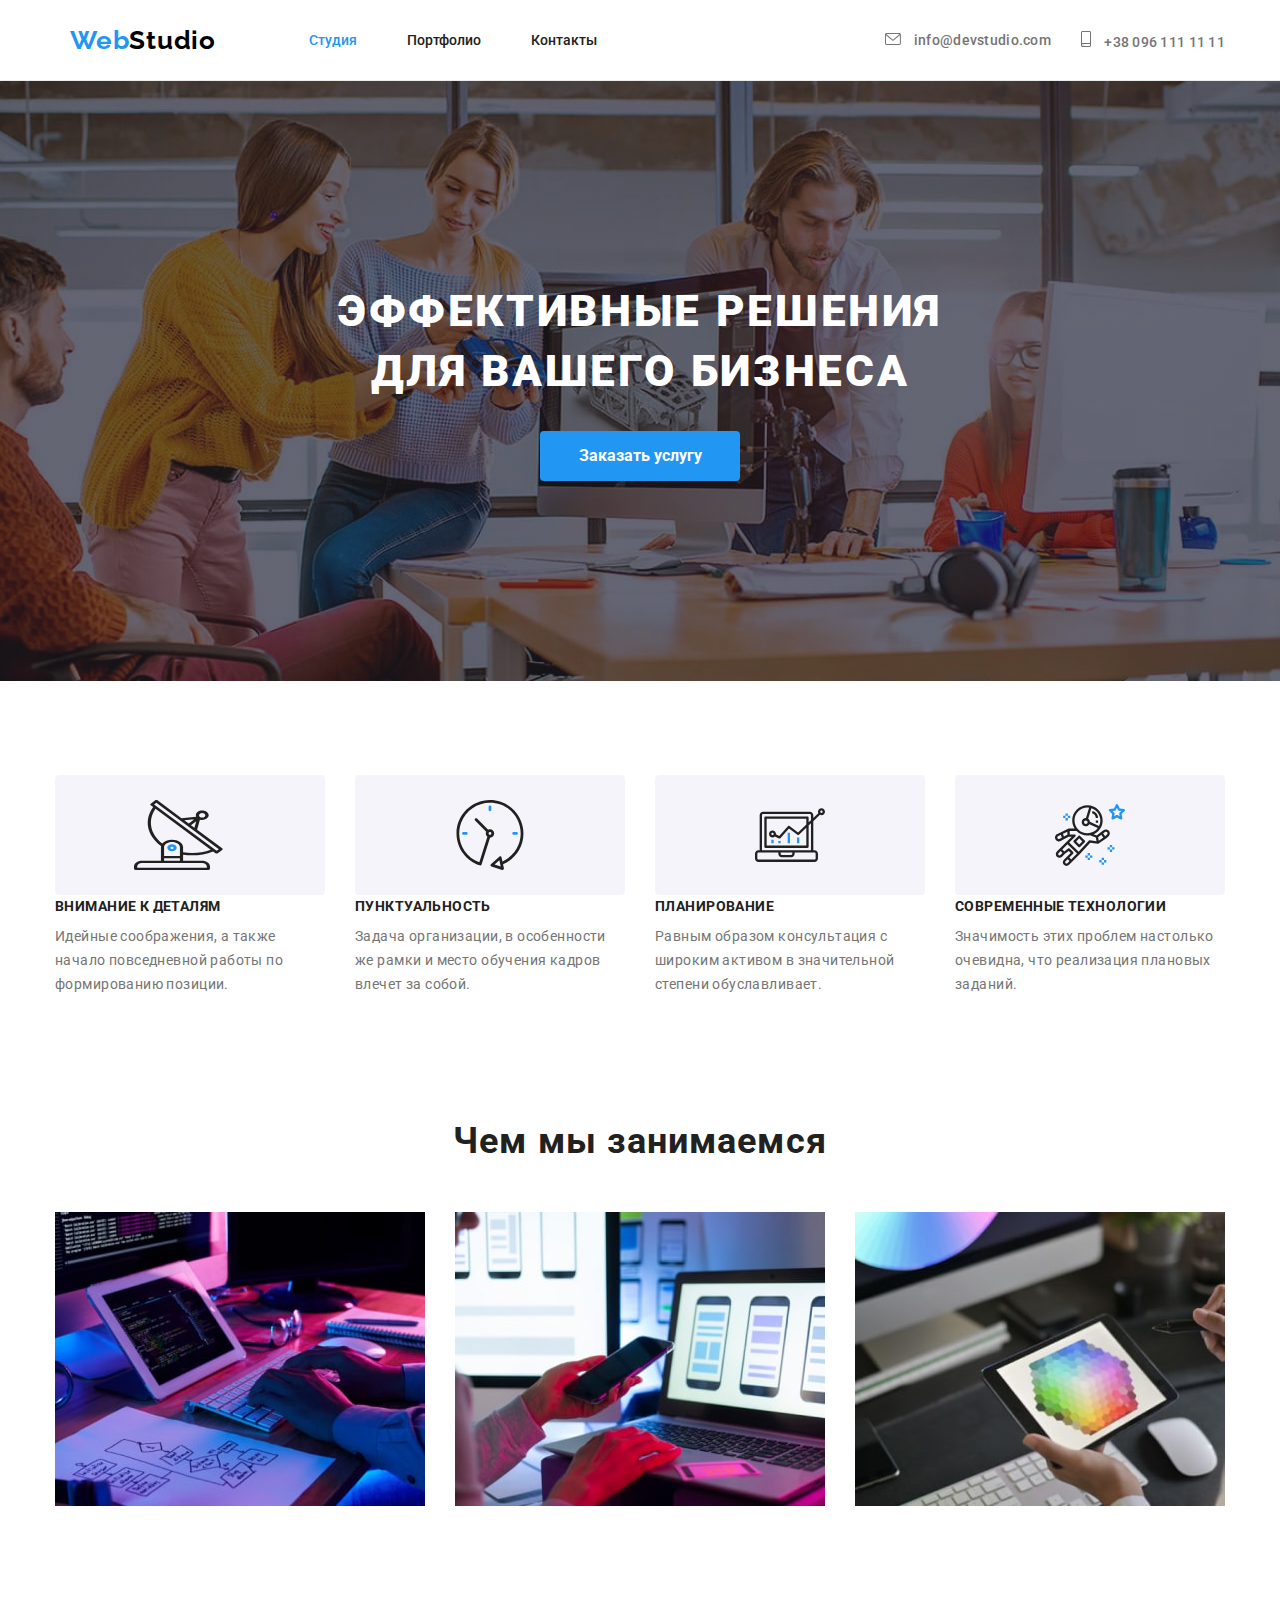
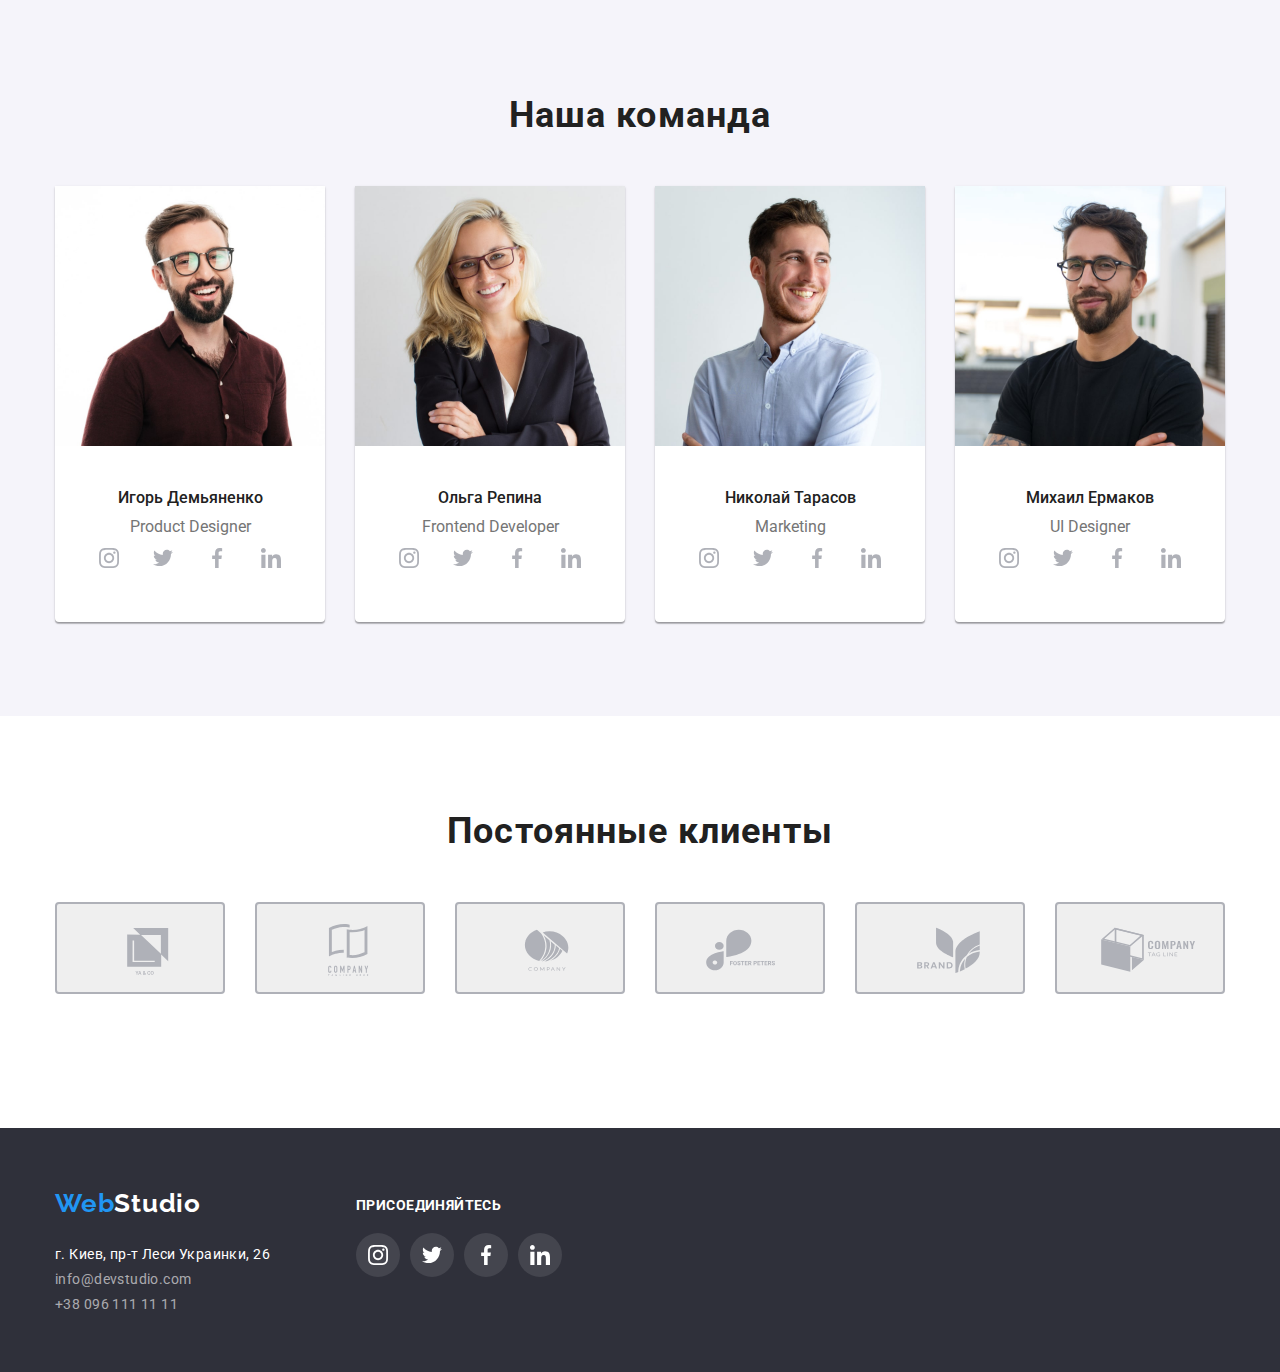
<file: index.html>
<!DOCTYPE html>
<html lang="ru">
  <head>
    <meta charset="UTF-8" />
    <meta http-equiv="X-UA-Compatible" content="IE=edge" />
    <meta name="viewport" content="width=device-width, initial-scale=1.0" />
    <title>Студия</title>
    <link rel="preconnect" href="https://fonts.googleapis.com" />
    <link rel="preconnect" href="https://fonts.gstatic.com" crossorigin />
    <link
      href="https://fonts.googleapis.com/css2?family=Raleway:wght@700&family=Roboto:wght@400;500;700;900&display=swap"
      rel="stylesheet"
    />
    <link
      rel="stylesheet"
      href="https://cdnjs.cloudflare.com/ajax/libs/modern-normalize/1.1.0/modern-normalize.min.css"
      integrity="sha512-wpPYUAdjBVSE4KJnH1VR1HeZfpl1ub8YT/NKx4PuQ5NmX2tKuGu6U/JRp5y+Y8XG2tV+wKQpNHVUX03MfMFn9Q=="
      crossorigin="anonymous"
      referrerpolicy="no-referrer"
    />
    <link rel="stylesheet" href="./css/styles.css" />
    <!--<object type="image/svg+xml" data=".image/icons_old.svg" >  </object> 
    <object type="image/svg+xml" data=".image/icons.svg" >  </object>  -->
  </head>
  <body>
    <!-- Main section -->
    <header class="heder">
      <div class="container">
        <div class="heder__flex">
          <a
            href="https://evolver1.github.io/goit-markup-hw-04/"
            rel="noopener, noindex, nofollow"
            class="logo"
            >Web<span class="logo__text">Studio</span></a
          >
          <nav class="navigait">
            <ul class="list navigation">
              <li class="navigation__li">
                <a
                  class="link navigation__link-ac"
                  href="./index.html"
                  rel="noopener, noindex, nofollow"
                  >Студия</a
                >
              </li>
              <li class="navigation__li">
                <a
                  class="link navigation__link"
                  href="./portfolio.html"
                  rel="noopener, noindex, nofollow"
                  >Портфолио</a
                >
              </li>
              <li class="navigation__li">
                <a class="link navigation__link" href="" rel="noopener, noindex, nofollow"
                  >Контакты</a
                >
              </li>
            </ul>
          </nav>
          <ul class="list adress">
            <li class="adress__li">
              <a class="link adress__link" href="mailto:info@devstudio.com">
                <svg class="adress__logo-m">
                  <use xlink:href="./images/icons.svg#icon-envelope"></use>
                </svg>
                info@devstudio.com</a
              >
            </li>
            <li class="adress__li">
              <a class="link adress__link" href="tel:+380961111111">
                <svg class="adress__logo-tel">
                  <use xlink:href="./images/icons.svg#icon-smartphone"></use>
                </svg>
                +38 096 111 11 11</a
              >
            </li>
          </ul>
        </div>
      </div>
    </header>
    <main>
      <section class="hero-ind">
        <div class="container">
          <h1 class="hero-ind__header">Эффективные решения для вашего бизнеса</h1>
          <button type="button" class="button hero-ind__button">Заказать услугу</button>
        </div>
      </section>

      <section class="aboutus">
        <div class="container">
          <h2 hidden class="aboutus__main-header">Скрыто</h2>
          <ul class="list aboutus__list">
            <li class="aboutus__li">
              <div>
                <svg class="aboutus__logo">
                  <use xlink:href="./images/icons.svg#icon-Group-1"></use>
                </svg>
              </div>
              <h3 class="aboutus__header">Внимание к деталям</h3>
              <p class="aboutus__txt">
                Идейные соображения, а также начало повседневной работы по формированию позиции.
              </p>
            </li>
            <li class="aboutus__li">
              <div>
                <svg class="aboutus__logo">
                  <use xlink:href="./images/icons.svg#icon-Group-2"></use>
                </svg>
              </div>
              <h3 class="aboutus__header">Пунктуальность</h3>
              <p class="aboutus__txt">
                Задача организации, в особенности же рамки и место обучения кадров влечет за собой.
              </p>
            </li>
            <li class="aboutus__li">
              <div>
                <svg class="aboutus__logo">
                  <use xlink:href="./images/icons.svg#icon-Group-3"></use>
                </svg>
              </div>
              <h3 class="aboutus__header">Планирование</h3>
              <p class="aboutus__txt">
                Равным образом консультация с широким активом в значительной степени обуславливает.
              </p>
            </li>
            <li class="aboutus__li">
              <div>
                <svg class="aboutus__logo">
                  <use xlink:href="./images/icons.svg#icon-Group-4"></use>
                </svg>
              </div>
              <h3 class="aboutus__header">Современные технологии</h3>
              <p class="aboutus__txt">
                Значимость этих проблем настолько очевидна, что реализация плановых заданий.
              </p>
            </li>
          </ul>
        </div>
      </section>
      <!--sentral section-->
      <section class="weare">
        <div class="container">
          <h2 class="weare__main-header">Чем мы занимаемся</h2>
          <ul class="list weare__list">
            <li class="weare__li">
              <img
                class="image"
                src="./images/box-1-min.jpg"
                alt="Разработка программного обеспечения"
                width="370"
                height="249"
              />
            </li>
            <li class="weare__li">
              <img
                class="image"
                src="./images/box-2-min.jpg"
                alt="Тестирование мобильного приложения"
                width="370"
                height="249"
              />
            </li>
            <li class="weare__li">
              <img
                class="image"
                src="./images/box-3-min.jpg"
                alt="Работа с палитрой"
                width="370"
                height="249"
              />
            </li>
          </ul>
        </div>
      </section>
      <section class="our-team">
        <div class="container">
          <h2 class="our-team__main-header">Наша команда</h2>
          <ul class="list our-team__list">
            <li class="our-team__li">
              <img src="./images/img_1-min.jpg" alt="Игорь Демьяненко" width="270" height="260" />
              <div class="social-links">
                <h3 class="our-team__header">Игорь Демьяненко</h3>
                <p lang="en" class="our-team__txt">Product Designer</p>
                <ul class="list social-links__Button-list">
                  <li class="social-links__Button-li">
                    <a class="link social-links__button" href="httt">
                      <svg class="social-links__logo">
                        <use xlink:href="./images/icons.svg#icon-ellipse-1"></use></svg
                    ></a>
                  </li>
                  <li class="social-links__Button-li">
                    <a class="link social-links__button" href="httt">
                      <svg class="social-links__logo">
                        <use xlink:href="./images/icons.svg#icon-ellipse-2"></use></svg
                    ></a>
                  </li>
                  <li class="social-links__Button-li">
                    <a class="link social-links__button" href="httt">
                      <svg class="social-links__logo">
                        <use xlink:href="./images/icons.svg#icon-ellipse-3"></use></svg
                    ></a>
                  </li>
                  <li class="social-links__Button-li">
                    <a class="link social-links__button" href="httt">
                      <svg class="social-links__logo">
                        <use xlink:href="./images/icons.svg#icon-ellipse-4"></use></svg
                    ></a>
                  </li>
                </ul>
              </div>
            </li>

            <li class="our-team__li">
              <img src="./images/img_2-min.jpg" alt="Ольга Репина" width="270" height="260" />
              <div class="social-links">
                <h3 class="our-team__header">Ольга Репина</h3>
                <p lang="en" class="our-team__txt">Frontend Developer</p>

                <ul class="list social-links__Button-list">
                  <li class="social-links__Button-li">
                    <button type="button" class="button social-links__button">
                      <svg class="social-links__logo">
                        <use xlink:href="./images/icons.svg#icon-ellipse-1"></use>
                      </svg>
                    </button>
                  </li>
                  <li class="social-links__Button-li">
                    <button type="button" class="button social-links__button">
                      <svg class="social-links__logo">
                        <use xlink:href="./images/icons.svg#icon-ellipse-2"></use>
                      </svg>
                    </button>
                  </li>
                  <li class="social-links__Button-li">
                    <button type="button" class="button social-links__button">
                      <svg class="social-links__logo">
                        <use xlink:href="./images/icons.svg#icon-ellipse-3"></use>
                      </svg>
                    </button>
                  </li>
                  <li class="social-links__Button-li">
                    <button type="button" class="button social-links__button">
                      <svg class="social-links__logo">
                        <use xlink:href="./images/icons.svg#icon-ellipse-4"></use>
                      </svg>
                    </button>
                  </li>
                </ul>
              </div>
            </li>

            <li class="our-team__li">
              <img src="./images/img_3-min.jpg" alt="Николай Тарасов" width="270" height="260" />
              <div class="social-links">
                <h3 class="our-team__header">Николай Тарасов</h3>
                <p lang="en" class="our-team__txt">Marketing</p>
                <ul class="list social-links__Button-list">
                  <li class="social-links__Button-li">
                    <button type="button" class="button social-links__button">
                      <svg class="social-links__logo">
                        <use xlink:href="./images/icons.svg#icon-ellipse-1"></use>
                      </svg>
                    </button>
                  </li>
                  <li class="social-links__Button-li">
                    <button type="button" class="button social-links__button">
                      <svg class="social-links__logo">
                        <use xlink:href="./images/icons.svg#icon-ellipse-2"></use>
                      </svg>
                    </button>
                  </li>
                  <li class="social-links__Button-li">
                    <button type="button" class="button social-links__button">
                      <svg class="social-links__logo">
                        <use xlink:href="./images/icons.svg#icon-ellipse-3"></use>
                      </svg>
                    </button>
                  </li>
                  <li class="social-links__Button-li">
                    <button type="button" class="button social-links__button">
                      <svg class="social-links__logo">
                        <use xlink:href="./images/icons.svg#icon-ellipse-4"></use>
                      </svg>
                    </button>
                  </li>
                </ul>
              </div>
            </li>

            <li class="our-team__li">
              <img src="./images/img_4-min.jpg" alt="Михаил Ермаков" width="270" height="260" />
              <div class="social-links">
                <h3 class="our-team__header">Михаил Ермаков</h3>
                <p lang="en" class="our-team__txt">UI Designer</p>
                <ul class="list social-links__Button-list">
                  <li class="social-links__Button-li">
                    <button type="button" class="button social-links__button">
                      <svg class="social-links__logo">
                        <use xlink:href="./images/icons.svg#icon-ellipse-1"></use>
                      </svg>
                    </button>
                  </li>
                  <li class="social-links__Button-li">
                    <button type="button" class="button social-links__button">
                      <svg class="social-links__logo">
                        <use xlink:href="./images/icons.svg#icon-ellipse-2"></use>
                      </svg>
                    </button>
                  </li>
                  <li class="social-links__Button-li">
                    <button type="button" class="button social-links__button">
                      <svg class="social-links__logo">
                        <use xlink:href="./images/icons.svg#icon-ellipse-3"></use>
                      </svg>
                    </button>
                  </li>
                  <li class="social-links__Button-li">
                    <button type="button" class="button social-links__button">
                      <svg class="social-links__logo">
                        <use xlink:href="./images/icons.svg#icon-ellipse-4"></use>
                      </svg>
                    </button>
                  </li>
                </ul>
              </div>
            </li>
          </ul>
        </div>
      </section>
      <section class="our-clents">
        <div class="container">
          <h2 class="our-clents__main-header">Постоянные клиенты</h2>
          <ul class="list our-clents__Button-list">
            <li class="our-clents__Button-li">
              <button type="button" class="button our-clents__button">
                <svg class="our-clents__logo">
                  <use xlink:href="./images/icons.svg#icon-Client-1"></use>
                </svg>
              </button>
            </li>
            <li class="our-clents__Button-li">
              <button type="button" class="button our-clents__button">
                <svg class="our-clents__logo">
                  <use xlink:href="./images/icons.svg#icon-Client-2"></use>
                </svg>
              </button>
            </li>
            <li class="our-clents__Button-li">
              <button type="button" class="button our-clents__button">
                <svg class="our-clents__logo">
                  <use xlink:href="./images/icons.svg#icon-Client-3"></use>
                </svg>
              </button>
            </li>
            <li class="our-clents__Button-li">
              <button type="button" class="button our-clents__button">
                <svg class="our-clents__logo">
                  <use xlink:href="./images/icons.svg#icon-Client-4"></use>
                </svg>
              </button>
            </li>
            <li class="our-clents__Button-li">
              <button type="button" class="button our-clents__button">
                <svg class="our-clents__logo">
                  <use xlink:href="./images/icons.svg#icon-Client-5"></use>
                </svg>
              </button>
            </li>
            <li class="our-clents__Button-li">
              <button type="button" class="button our-clents__button">
                <svg class="our-clents__logo">
                  <use xlink:href="./images/icons.svg#icon-Client-6"></use>
                </svg>
              </button>
            </li>
          </ul>
        </div>
      </section>
    </main>
    <footer class="futer-sec">
      <div class="container">
        <div class="futer-sec__cont">
          <div class="futer-sec__adr-cont">
            <a
              href="https://evolver1.github.io/goit-markup-hw-04/"
              rel="noopener, noindex, nofollow"
              class="logo-foot"
              >Web<span class="logo__text-footer">Studio</span></a
            >
            <address class="adr">
              <ul class="list adress-foot">
                <li class="adress-foot__li">
                  <a
                    class="link adress-foot__adr"
                    href="https://goo.gl/maps/tgrZYvGDTSjo1i289"
                    target="_blank"
                    rel="noopener, noindex, nofollow"
                    >г. Киев, пр-т Леси Украинки, 26
                  </a>
                </li>
                <li class="adress-foot__li">
                  <a class="link adress-foot__link" href="mailto:info@devstudio.com"
                    >info@devstudio.com</a
                  >
                </li>
                <li class="adress-foot__li">
                  <a class="link adress-foot__link" href="tel:+380961111111">+38 096 111 11 11</a>
                </li>
              </ul>
            </address>
          </div>

          <div class="social-links-foot">
            <h2 class="social-links-foot__header">присоединяйтесь</h2>
            <ul class="list social-links-foot__Button-list">
              <li class="social-links-foot__Button-li">
                <button type="button" class="button social-links-foot__button">
                  <svg class="social-links-foot__logo">
                    <use xlink:href="./images/icons.svg#icon-ellipse-1"></use>
                  </svg>
                </button>
              </li>
              <li class="social-links-foot__Button-li">
                <button type="button" class="button social-links-foot__button">
                  <svg class="social-links-foot__logo">
                    <use xlink:href="./images/icons.svg#icon-ellipse-2"></use>
                  </svg>
                </button>
              </li>
              <li class="social-links-foot__Button-li">
                <button type="button" class="button social-links-foot__button">
                  <svg class="social-links-foot__logo">
                    <use xlink:href="./images/icons.svg#icon-ellipse-3"></use>
                  </svg>
                </button>
              </li>
              <li class="social-links-foot__Button-li">
                <button type="button" class="button social-links-foot__button">
                  <svg class="social-links-foot__logo">
                    <use xlink:href="./images/icons.svg#icon-ellipse-4"></use>
                  </svg>
                </button>
              </li>
            </ul>
          </div>
        </div>
      </div>
    </footer>
  </body>
</html>
</file>
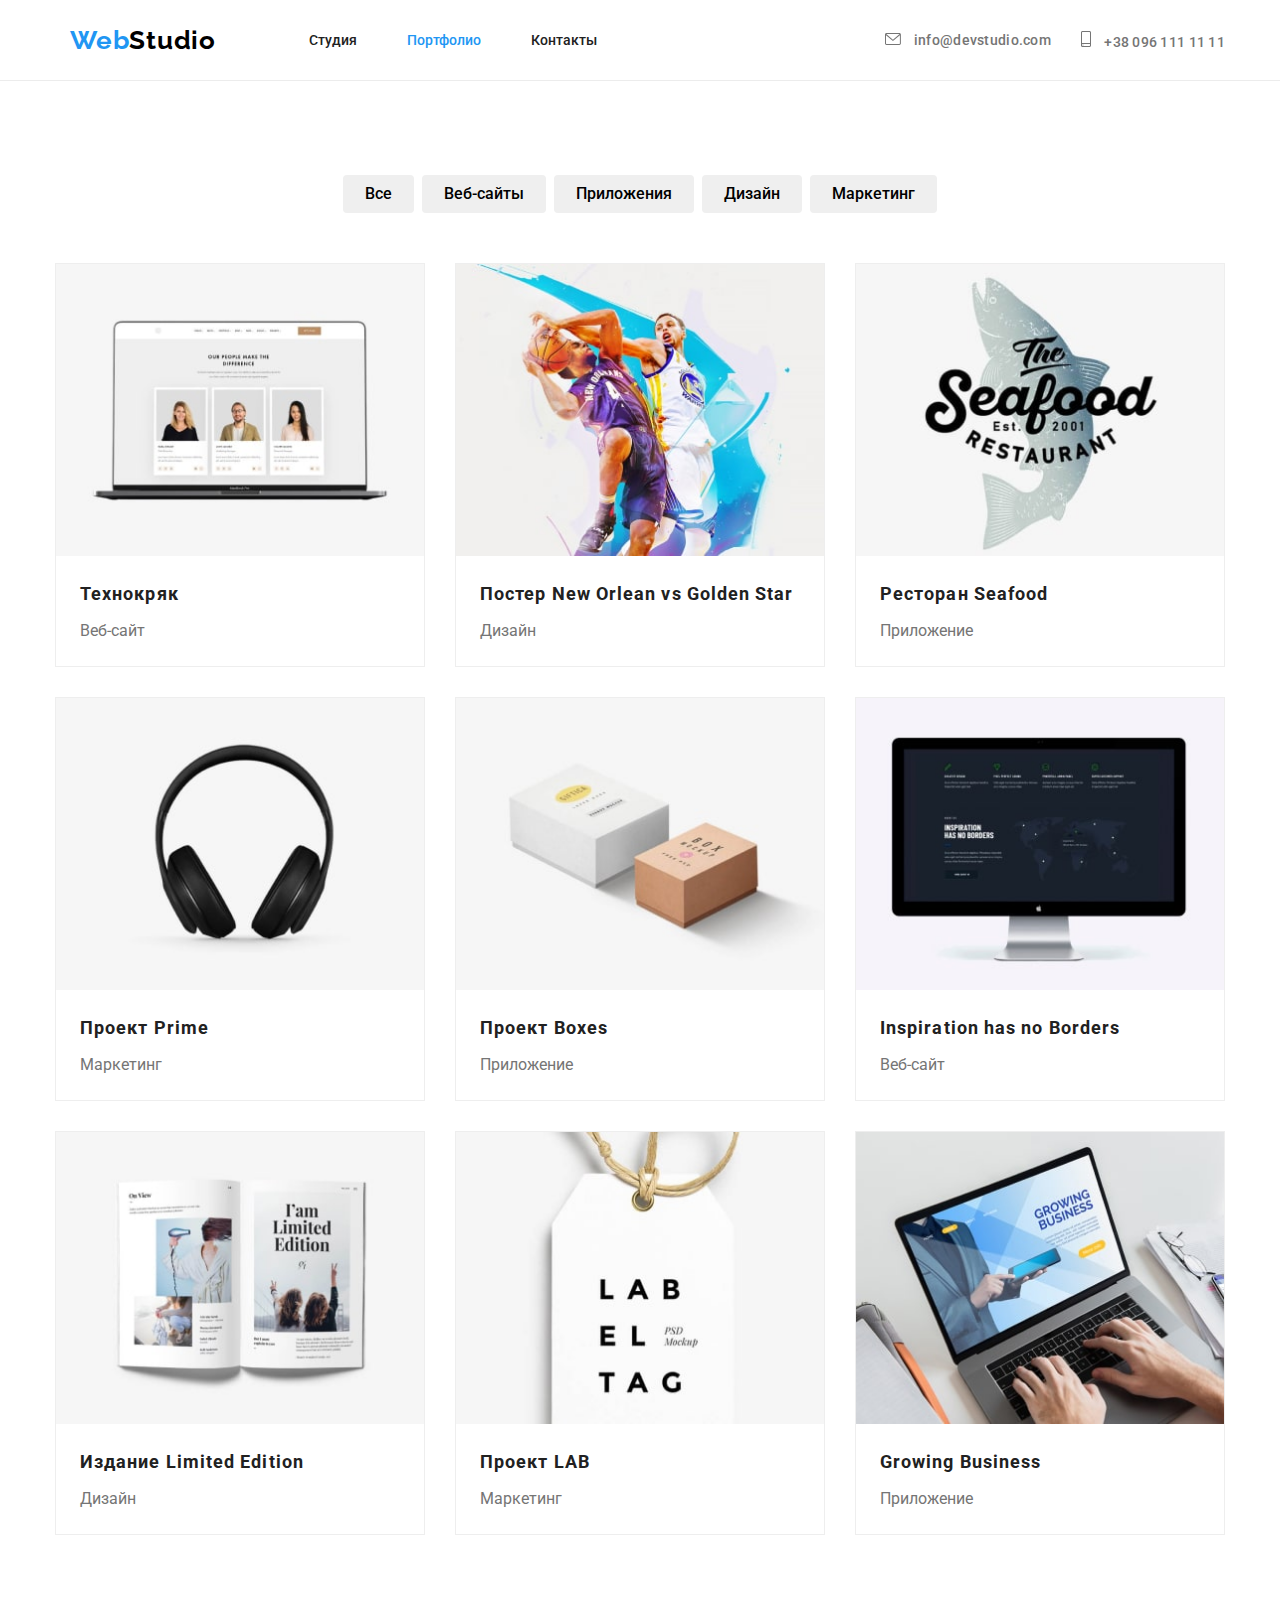
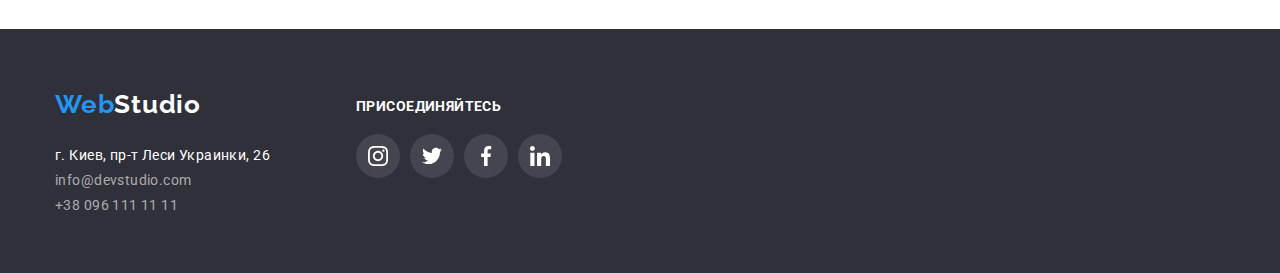
<file: portfolio.html>
<!DOCTYPE html>
<html lang="ru">
  <head>
    <meta charset="UTF-8" />
    <meta http-equiv="X-UA-Compatible" content="IE=edge" />
    <meta name="viewport" content="width=device-width, initial-scale=1.0" />
    <title>Портфолио</title>
    <link rel="preconnect" href="https://fonts.googleapis.com" />
    <link rel="preconnect" href="https://fonts.gstatic.com" crossorigin />
    <link
      href="https://fonts.googleapis.com/css2?family=Raleway:wght@700&family=Roboto:wght@400;500;700;900&display=swap"
      rel="stylesheet"
    />
    <link
      rel="stylesheet"
      href="https://cdnjs.cloudflare.com/ajax/libs/modern-normalize/1.1.0/modern-normalize.min.css"
      integrity="sha512-wpPYUAdjBVSE4KJnH1VR1HeZfpl1ub8YT/NKx4PuQ5NmX2tKuGu6U/JRp5y+Y8XG2tV+wKQpNHVUX03MfMFn9Q=="
      crossorigin="anonymous"
      referrerpolicy="no-referrer"
    />
    <link rel="stylesheet" href="./css/styles.css" />
  </head>
  <body>
    <header class="heder">
      <div class="container">
        <div class="heder__flex">
          <a
            href="https://evolver1.github.io/goit-markup-hw-04/"
            rel="noopener, noindex, nofollow"
            class="logo"
            >Web<span class="logo__text">Studio</span></a
          >
          <nav class="navigait">
            <ul class="list navigation">
              <li class="navigation__li">
                <a
                  class="link navigation__link"
                  href="./index.html"
                  rel="noopener, noindex, nofollow"
                  >Студия</a
                >
              </li>
              <li class="navigation__li">
                <a
                  class="link navigation__link-ac"
                  href="./portfolio.html"
                  rel="noopener, noindex, nofollow"
                  >Портфолио</a
                >
              </li>
              <li class="navigation__li">
                <a class="link navigation__link" href="" rel="noopener, noindex, nofollow"
                  >Контакты</a
                >
              </li>
            </ul>
          </nav>
          <ul class="list adress">
            <li class="adress__li">
              <a class="link adress__link" href="mailto:info@devstudio.com">
                <svg class="adress__logo-m">
                  <use xlink:href="./images/icons.svg#icon-envelope"></use>
                </svg>
                info@devstudio.com</a
              >
            </li>
            <li class="adress__li">
              <a class="link adress__link" href="tel:+380961111111">
                <svg class="adress__logo-tel">
                  <use xlink:href="./images/icons.svg#icon-smartphone"></use>
                </svg>
                +38 096 111 11 11</a
              >
            </li>
          </ul>
        </div>
      </div>
    </header>
    <main>
      <section class="our-progects">
        <div class="container">
          <h2 hidden>Скрыто</h2>
          <ul class="list our-progects__Button-list">
            <li class="our-progects__Button-li">
              <button type="button" class="button our-progects__button">Все</button>
            </li>
            <li class="our-progects__Button-li">
              <button type="button" class="button our-progects__button">Веб-сайты</button>
            </li>
            <li class="our-progects__Button-li">
              <button type="button" class="button our-progects__button">Приложения</button>
            </li>
            <li class="our-progects__Button-li">
              <button type="button" class="button our-progects__button">Дизайн</button>
            </li>
            <li class="our-progects__Button-li">
              <button type="button" class="button our-progects__button">Маркетинг</button>
            </li>
          </ul>
          <ul class="list our-progects__img-list">
            <li class="our-progects__img-li">
              <div class="our-progects__img">
                <img
                  class="image"
                  src="./images/img_01-min.jpg"
                  alt="Ноутбук с сайтом"
                  width="370"
                  height="249"
                />
              </div>
              <div class="our-progects__Card-cont">
                <h3 class="our-progects__header">Технокряк</h3>
                <p class="our-progects__txt">Веб-сайт</p>
              </div>
            </li>

            <li class="our-progects__img-li">
              <div class="our-progects__img">
                <img
                  class="image"
                  src="./images/img_02-min.jpg"
                  alt="Яркий постер"
                  width="370"
                  height="249"
                />
              </div>
              <div class="our-progects__Card-cont">
                <h3 class="our-progects__header">
                  Постер <span lang="en">New Orlean vs Golden Star</span>
                </h3>
                <p class="our-progects__txt">Дизайн</p>
              </div>
            </li>

            <li class="our-progects__img-li">
              <div class="our-progects__img">
                <img
                  class="image"
                  src="./images/img_03-min.jpg"
                  alt="Дизайн приложения"
                  width="370"
                  height="249"
                />
              </div>
              <div class="our-progects__Card-cont">
                <h3 class="our-progects__header">Ресторан <span lang="en">Seafood</span></h3>
                <p class="our-progects__txt">Приложение</p>
              </div>
            </li>

            <li class="our-progects__img-li">
              <div class="our-progects__img">
                <img
                  class="image"
                  src="./images/img_04-min.jpg"
                  alt="Студийные наушники"
                  width="370"
                  height="249"
                />
              </div>
              <div class="our-progects__Card-cont">
                <h3 class="our-progects__header">Проект <span lang="en">Prime</span></h3>
                <p class="our-progects__txt">Маркетинг</p>
              </div>
            </li>

            <li class="our-progects__img-li">
              <div class="our-progects__img">
                <img
                  class="image"
                  src="./images/img_05-min.jpg"
                  alt="Упаковка"
                  width="370"
                  height="249"
                />
              </div>
              <div class="our-progects__Card-cont">
                <h3 class="our-progects__header">Проект <span lang="en">Boxes</span></h3>
                <p class="our-progects__txt">Приложение</p>
              </div>
            </li>

            <li class="our-progects__img-li">
              <div class="our-progects__img">
                <img
                  class="image"
                  src="./images/img_06-min.jpg"
                  alt="Страница сайта"
                  width="370"
                  height="249"
                />
              </div>
              <div class="our-progects__Card-cont">
                <h3 lang="en" class="our-progects__header">Inspiration has no Borders</h3>
                <p class="our-progects__txt">Веб-сайт</p>
              </div>
            </li>

            <li class="our-progects__img-li">
              <div>
                <img
                  class="image"
                  src="./images/img_07-min.jpg"
                  alt="Иллюстрированная книга"
                  width="370"
                  height="249"
                />
              </div>
              <div class="our-progects__Card-cont">
                <h4 class="our-progects__header">Издание Limited Edition</h4>
                <p class="our-progects__txt">Дизайн</p>
              </div>
            </li>

            <li class="our-progects__img-li">
              <div class="our-progects__img">
                <img
                  class="image"
                  src="./images/img_08-min.jpg"
                  alt="Стильный ярлык"
                  width="370"
                  height="249"
                />
              </div>
              <div class="our-progects__Card-cont">
                <h4 class="our-progects__header">Проект LAB</h4>
                <p class="our-progects__txt">Маркетинг</p>
              </div>
            </li>

            <li class="our-progects__img-li">
              <div class="our-progects__img">
                <img
                  class="image"
                  src="./images/img_09-min.jpg"
                  alt="Создание приложения"
                  width="370"
                  height="249"
                />
              </div>
              <div class="our-progects__Card-cont">
                <h4 class="our-progects__header" lang="en">Growing Business</h4>
                <p class="our-progects__txt">Приложение</p>
              </div>
            </li>
          </ul>
        </div>
      </section>
    </main>
    <footer class="futer-sec">
      <div class="container">
        <div class="futer-sec__cont">
          <div class="futer-sec__adr-cont">
            <a
              href="https://evolver1.github.io/goit-markup-hw-04/"
              rel="noopener, noindex, nofollow"
              class="logo-foot"
              >Web<span class="logo__text-footer">Studio</span></a
            >
            <address class="adr">
              <ul class="list adress-foot">
                <li class="adress-foot__li">
                  <a
                    class="link adress-foot__adr"
                    href="https://goo.gl/maps/tgrZYvGDTSjo1i289"
                    target="_blank"
                    rel="noopener, noindex, nofollow"
                    >г. Киев, пр-т Леси Украинки, 26
                  </a>
                </li>
                <li class="adress-foot__li">
                  <a class="link adress-foot__link" href="mailto:info@devstudio.com"
                    >info@devstudio.com</a
                  >
                </li>
                <li class="adress-foot__li">
                  <a class="link adress-foot__link" href="tel:+380961111111">+38 096 111 11 11</a>
                </li>
              </ul>
            </address>
          </div>

          <div class="social-links-foot">
            <h2 class="social-links-foot__header">присоединяйтесь</h2>
            <ul class="list social-links-foot__Button-list">
              <li class="social-links-foot__Button-li">
                <button type="button" class="button social-links-foot__button">
                  <svg class="social-links-foot__logo">
                    <use xlink:href="./images/icons.svg#icon-ellipse-1"></use>
                  </svg>
                </button>
              </li>
              <li class="social-links-foot__Button-li">
                <button type="button" class="button social-links-foot__button">
                  <svg class="social-links-foot__logo">
                    <use xlink:href="./images/icons.svg#icon-ellipse-2"></use>
                  </svg>
                </button>
              </li>
              <li class="social-links-foot__Button-li">
                <button type="button" class="button social-links-foot__button">
                  <svg class="social-links-foot__logo">
                    <use xlink:href="./images/icons.svg#icon-ellipse-3"></use>
                  </svg>
                </button>
              </li>
              <li class="social-links-foot__Button-li">
                <button type="button" class="button social-links-foot__button">
                  <svg class="social-links-foot__logo">
                    <use xlink:href="./images/icons.svg#icon-ellipse-4"></use>
                  </svg>
                </button>
              </li>
            </ul>
          </div>
        </div>
      </div>
    </footer>
  </body>
</html>
</file>
<file: css/styles.css>
:root {
  --nav-links-color: #212121;
  --contact-links-color: #757575;
  --focus-color: #2196f3;
  --button-txt-focus-col: #ffffff;
  --logo-color: #000000;
  --hero-backgr: #2f303a;
  --our-team-backgr: #f5f4fa;
  --footr-link: rgba(255, 255, 255, 0.6);
  --button-hiro-focus: #188ce8;
  --border-line: #ececec;
  --ico-color: #afb1b8;
  --social-links-foot_color: rgba(255, 255, 255, 0.1);
  --card-border: #eeeeee;
}
html {
  box-sizing: border-box;
}
*,
*::before,
*::after {
  box-sizing: inherit;
}

Body {
  font-family: 'Roboto', sans-serif;
  color: var(--contact-links-color);
  font-size: 14px;
  font-weight: 400;
  margin: 0;
}
/* background-color: var(--button-txt-focus-col); */

h1 {
  margin: 0px 0px 0px 0px;
}
h2 {
  margin: 0px 0px 0px 0px;
}
h3 {
  margin: 0px 0px 0px 0px;
}
h4 {
  margin: 0px 0px 0px 0px;
}
p {
  margin: 0px 0px 0px 0px;
}

section {
  margin: 0px 0px 0px 0px;
}

.container {
  width: 1200px;
  margin: 0 auto;
  padding-left: 15px;
  padding-right: 15px;
}

.link {
  text-decoration: none;
}

.list {
  list-style-type: none;
  padding: 0;
  margin: 0;
}

.image {
  display: block;
  max-width: 100%;
  height: auto;
}

.button {
  cursor: pointer;
  font-family: 'Roboto';
  border: none;
  text-decoration: none;
  display: inline-block;
  font-style: normal;
  font-size: 16px;
  text-align: center;
  border-radius: 4px;
}

.heder {
  border-bottom: 1px solid var(--border-line);
}

.heder__flex {
  display: flex;
  align-items: center;
}

.heder__flex:last-child {
  margin-left: auto;
}

.adress {
  display: flex;
  flex-direction: row;
  align-items: center;
  text-decoration: none;
  font-style: normal;
  margin-left: auto;
  text-align: center;
}

.adress__li:last-child {
  margin-left: 30px;
}

.adress__link {
  color: var(--contact-links-color);
  font-weight: 500;
  letter-spacing: 0.02em;
  align-items: center;
}

.adress__logo-m {
  width: 16px;
  height: 12px;
  fill: currentcolor;
  margin-right: 10px;
}

.adress__logo-tel {
  width: 10px;
  height: 16px;
  fill: currentcolor;
  margin-right: 10px;
}

.adress__link:hover,
.adress__link:focus {
  color: var(--focus-color);
}

.adress__link:visited {
  color: var(--button-hiro-focus);
}

.adress-footer {
}

.navigait {
  display: flex;
}

.navigation {
  display: flex;
  flex-direction: row;
  align-items: center;
}

.navigation__li {
  margin-right: 50px;
}

.navigation__li:last-child {
  margin-right: 0px;
}

.navigation__link {
  display: block;
  color: var(--nav-links-color);
  font-weight: 500;
  padding-top: 32px;
  padding-bottom: 32px;
}

.navigation__link:hover,
.navigation__link:focus {
  color: var(--focus-color);
}

.navigation__link-ac {
  display: block;
  color: var(--focus-color);
  font-weight: 500;
  padding-top: 32px;
  padding-bottom: 32px;
}

.navigation__link-ac:hover,
.navigation__link-ac:focus {
  color: var(--nav-links-color);
}

.hero-ind {
  background-image: linear-gradient(rgba(47, 48, 58, 0.4), rgba(47, 48, 58, 0.4)),
    url('../images/hero-min.jpg');
  /* width: 1600px; */
  /* «C2» Фоновое изображение в блоке под хедером не 
  растягивается шире своего оригинального размера 1600рх. */
  background-size: 1600px;
  text-align: center;
  padding-top: 200px;
  padding-bottom: 200px;
  background-position: center;
  background-repeat: no-repeat;
}

.hero-ind__header {
  width: 696px;
  font-weight: 900;
  font-size: 44px;
  line-height: 60px;
  letter-spacing: 0.06em;
  text-transform: uppercase;
  color: var(--button-txt-focus-col);
  text-transform: uppercase;
  margin-bottom: 30px;
  margin-left: auto;
  margin-right: auto;
}

.hero-ind__button {
  width: 200px;
  height: 50px;
  background: var(--focus-color);
  color: var(--button-txt-focus-col);
  font-weight: 700;
  line-height: 30px;
}

.hero-ind__button:hover,
.hero-ind__button:focus {
  background: var(--button-hiro-focus);
  color: var(--nav-links-color);
}

.weare {
  padding-bottom: 94px;
  padding-top: 0px;
}
.weare__main-header {
  font-weight: 700;
  font-size: 36px;
  line-height: 42px;
  letter-spacing: 0.03em;
  color: var(--nav-links-color);
  text-align: center;
  margin-bottom: 50px;
}

.weare__list {
  display: flex;
  align-items: center;
}

.weare__li {
  margin-right: 30px;
}

.weare__li:last-child {
  margin-right: auto;
}

.aboutus {
  padding-top: 94px;
  padding-bottom: 94px;
}

.aboutus__logo-cont {
}

.aboutus__logo {
  height: 120px;
  width: 270px;
}

.aboutus__list {
  display: flex;
  flex-direction: row;
  align-items: center;
}
.aboutus__list:last-child {
  margin-right: auto;
}
.aboutus__header {
  font-weight: 700;
  font-size: 14px;
  line-height: 16px;
  letter-spacing: 0.03em;
  text-transform: uppercase;
  color: var(--nav-links-color);
  text-transform: uppercase;
  margin-bottom: 10px;
}
.aboutus__txt {
  line-height: 24px;
  letter-spacing: 0.03em;
}
.aboutus__li {
  margin-right: 30px;
  height: 251px;
  width: 270px;
}
.aboutus__li:last-child {
  margin-right: auto;
}

.our-team {
  background-color: var(--our-team-backgr);
  padding-top: 94px;
  padding-bottom: 94px;
}
.our-team__list {
  display: flex;
  flex-direction: row;
  align-items: center;
}
.our-team__li {
  background-color: var(--button-txt-focus-col);
  margin-right: 30px;
  padding-bottom: 30px;
  box-shadow: 0px 1px 3px rgba(0, 0, 0, 0.12), 0px 1px 1px rgba(0, 0, 0, 0.14),
    0px 2px 1px rgba(0, 0, 0, 0.2);
  border-radius: 0px 0px 4px 4px;
}
.our-team__li:last-child {
  margin-right: auto;
}

.our-team__main-header {
  font-weight: 700;
  font-size: 36px;
  line-height: 42px;
  text-align: center;
  letter-spacing: 0.03em;
  color: var(--nav-links-color);
  margin-bottom: 50px;
}

.our-team__header {
  font-weight: 500;
  font-size: 16px;
  line-height: 19px;
  color: var(--nav-links-color);
  text-align: center;
  margin-top: 30px;
}

.our-team__txt {
  font-size: 16px;
  line-height: 19px;
  text-align: center;
  margin-top: 10px;
}

.our-clents {
  padding-top: 94px;
  padding-bottom: 94px;
}

.our-clents__main-header {
  font-weight: 700;
  font-size: 36px;
  line-height: 42px;
  text-align: center;
  letter-spacing: 0.03em;
  color: var(--nav-links-color);
  margin-bottom: 50px;
}

.our-clents__Button-list {
  display: flex;
  align-items: center;
  margin-bottom: 34px;
}
.our-clents__Button-li {
  margin-right: 30px;
}

.our-clents__Button-li:first-child {
  margin-left: auto;
}

.our-clents__Button-li:last-child {
  margin-right: auto;
}

.our-clents__logo {
  width: 170px;
  height: 92px;
  fill: var(--ico-color);
}

.our-clents__logo:hover {
  fill: var(--focus-color);
}
.our-clents__button {
  width: 170px;
  height: 92px;
  border: 2px solid var(--ico-color);
}

.our-clents__button:hover,
.our-clents__button:focus {
  border: 2px solid var(--focus-color);
}

/* Social-links */

.social-links {
  padding-top: 9px;
  padding-bottom: 9px;
}

.social-links__Button-list {
  display: flex;
  flex-direction: row;
  align-items: center;
  /* margin-bottom: 34px; */
}
.social-links__Button-li {
  margin-right: 10px;
}

.social-links__Button-li:first-child {
  margin-left: auto;
}

.social-links__Button-li:last-child {
  margin-right: auto;
}

.social-links__logo {
  width: 44px;
  height: 44px;
  fill: var(--ico-color);
}

.social-links__logo:hover {
  fill: var(--button-txt-focus-col);
}

.social-links__button {
  width: 44px;
  height: 44px;
  border-radius: 22px;
  padding: 0px 0px;
  background-color: var(--button-txt-focus-col);
}

.social-links__button:hover {
  /* .social-links__button:focus { */
  background-color: var(--focus-color);
}

/*.our-progects {
}*/

.our-progects {
  padding-top: 94px;
  padding-bottom: 94px;
}

.our-progects__Button-list {
  display: flex;
  align-items: center;
  margin-bottom: 50px;
}
.our-progects__Button-li {
  margin-right: 8px;
}

.our-progects__Button-li:first-child {
  margin-left: auto;
}

.our-progects__Button-li:last-child {
  margin-right: auto;
}

.our-progects__button {
  font-weight: 500;
  padding: 6px 22px;
  line-height: 26px;
}

.our-progects__button:hover,
.our-progects__button:focus {
  background: var(--focus-color);
  color: var(--button-txt-focus-col);
  box-shadow: 0px 3px 1px rgba(0, 0, 0, 0.1), 0px 1px 2px rgba(0, 0, 0, 0.08),
    0px 2px 2px rgba(0, 0, 0, 0.12);
}

/* our pr */

.our-progects__img-list {
  display: flex;
  flex-wrap: wrap;
  margin-top: -30px;
  margin-left: -30px;
  flex-basis: calc((100% / 3) - 20px);
}

.our-progects__img-li {
  width: 370px;
  height: 404px;
  margin-top: 30px;
  margin-left: 30px;
  border: 1px solid var(--card-border);
  box-sizing: border-box;
}

.our-progects__img-li:hover {
  box-shadow: 0px 1px 1px rgba(0, 0, 0, 0.12), 0px 4px 4px rgba(0, 0, 0, 0.06),
    1px 4px 6px rgba(0, 0, 0, 0.16);
}

/* .our-progects__img {} card-img */

.our-progects__Card-cont {
  padding-top: 20px;
  padding-left: 24px;
  padding-bottom: 20px;
}

.our-progects__header {
  font-weight: 700;
  font-size: 18px;
  line-height: 36px;
  letter-spacing: 0.06em;
  color: var(--nav-links-color);
}

.our-progects__txt {
  font-size: 16px;
  line-height: 30px;
  margin-top: 4px;
}

.logo {
  font-family: 'Raleway';
  font-style: normal;
  font-weight: 700;
  font-size: 26px;
  line-height: 31px;
  letter-spacing: 0.03em;
  color: var(--focus-color);
  text-decoration: none;
  display: flex;
  margin-right: 93px;
  margin-left: 15px;
}
.logo__text {
  color: var(--logo-color);
}

/* futer-sec__cont */

.futer-sec {
  background-color: var(--hero-backgr);
  padding-top: 60px;
  padding-bottom: 60px;
}
.futer-sec__cont {
  display: flex;
  flex-direction: row;
}

.futer-sec__adr-cont {
  width: 231px;
  margin-right: 70px;
}

.logo-foot {
  font-family: 'Raleway';
  font-style: normal;
  font-weight: 700;
  font-size: 26px;
  line-height: 31px;
  letter-spacing: 0.03em;
  color: var(--focus-color);
  text-decoration: none;
}

.logo__text-footer {
  color: var(--button-txt-focus-col);
}

.adr {
  text-decoration: none;
  font-style: normal;
  letter-spacing: 0.03em;
  padding-top: 27px;
}

.adress-foot__link {
  color: var(--footr-link);
}

.adress-foot__link:hover,
.adress-foot__link:focus {
  color: var(--focus-color);
}

.adress-foot__adr {
  color: var(--button-txt-focus-col);
}

.adress-foot__adr:hover,
.adress-foot__adr:focus {
  color: var(--focus-color);
}

.nav-links {
  list-style-type: none;
}
.adress-foot__li {
  margin-bottom: 9px;
}
.adress-foot__li:last-child {
  margin-bottom: auto;
}

/* Social-links-foot */

.social-links-foot {
  padding-top: 9px;
  padding-bottom: 9px;
  width: 206px;
}

.social-links-foot__header {
  font-weight: 700;
  font-size: 14px;
  line-height: 16px;
  letter-spacing: 0.03em;
  text-transform: uppercase;
  color: var(--button-txt-focus-col);
  margin-bottom: 20px;
}

.social-links-foot__Button-list {
  display: flex;
  align-items: center;
  /* margin-bottom: 34px; */
}
.social-links-foot__Button-li {
  margin-right: 10px;
}

.social-links-foot__Button-li:first-child {
  margin-left: auto;
}

.social-links-foot__Button-li:last-child {
  margin-right: auto;
}

.social-links-foot__logo {
  width: 44px;
  height: 44px;
  fill: var(--button-txt-focus-col);
}

/* .social-links-foot__logo:hover {
  fill: var(--button-txt-focus-col);
} */
.social-links-foot__button {
  width: 44px;
  height: 44px;
  border-radius: 22px;
  padding: 0px 0px;
  background-color: var(--social-links-foot_color);
}

.social-links-foot__button:hover,
.social-links-foot__button:focus {
  background-color: var(--focus-color);
}
</file>
